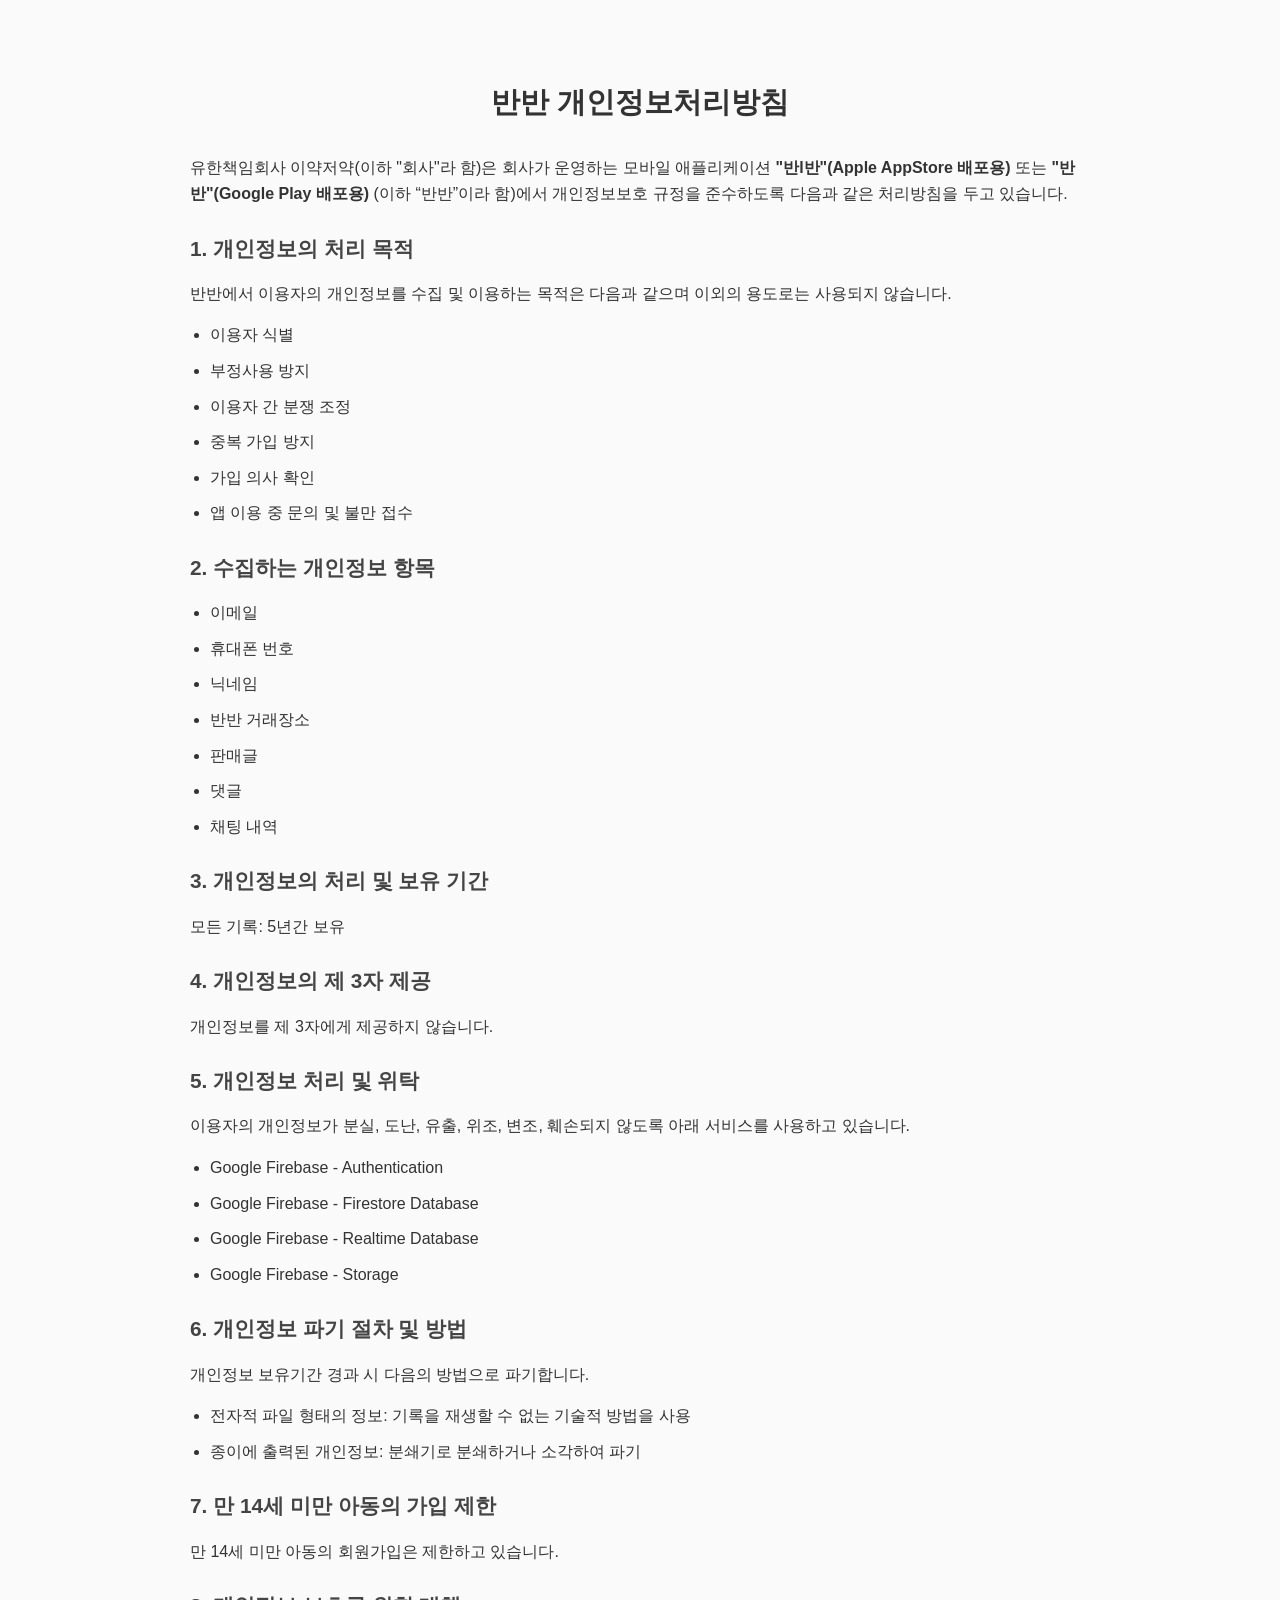
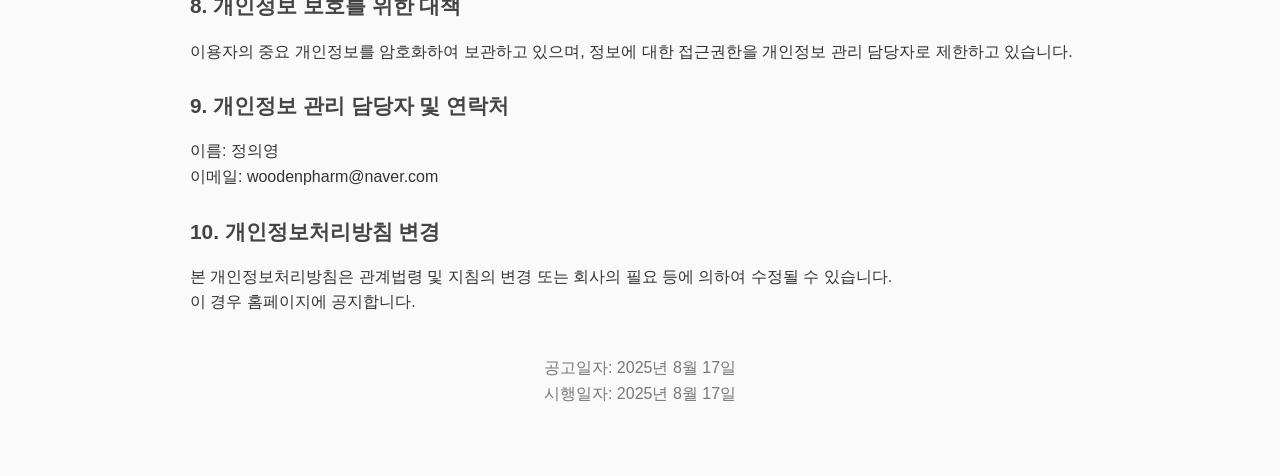
<file: privacy/banban.html>
<!DOCTYPE html>
<html lang="ko">
<head>
  <meta charset="UTF-8">
  <meta name="viewport" content="width=device-width, initial-scale=1.0">
  <title>반반 개인정보처리방침</title>
  <style>
    body {
      font-family: "Noto Sans KR", sans-serif;
      line-height: 1.6;
      margin: 40px auto;
      max-width: 900px;
      padding: 20px;
      background: #fafafa;
      color: #333;
    }
    h1 {
      text-align: center;
      font-size: 1.8rem;
      margin-bottom: 30px;
    }
    h2 {
      font-size: 1.3rem;
      margin-top: 25px;
      margin-bottom: 10px;
      color: #444;
    }
    p, li {
      font-size: 1rem;
      margin-bottom: 10px;
    }
    ul {
      padding-left: 20px;
    }
    .footer {
      margin-top: 40px;
      font-size: 0.9rem;
      color: #777;
      text-align: center;
    }
    .highlight {
      font-weight: bold;
    }
  </style>
</head>
<body>
  <h1>반반 개인정보처리방침</h1>

  <p>유한책임회사 이약저약(이하 "회사"라 함)은 회사가 운영하는 모바일 애플리케이션 
  <span class="highlight">"반l반"(Apple AppStore 배포용)</span> 또는 
  <span class="highlight">"반반"(Google Play 배포용)</span> (이하 “반반”이라 함)에서 
  개인정보보호 규정을 준수하도록 다음과 같은 처리방침을 두고 있습니다.</p>

  <h2>1. 개인정보의 처리 목적</h2>
  <p>반반에서 이용자의 개인정보를 수집 및 이용하는 목적은 다음과 같으며 이외의 용도로는 사용되지 않습니다.</p>
  <ul>
    <li>이용자 식별</li>
    <li>부정사용 방지</li>
    <li>이용자 간 분쟁 조정</li>
    <li>중복 가입 방지</li>
    <li>가입 의사 확인</li>
    <li>앱 이용 중 문의 및 불만 접수</li>
  </ul>

  <h2>2. 수집하는 개인정보 항목</h2>
  <ul>
    <li>이메일</li>
    <li>휴대폰 번호</li>
    <li>닉네임</li>
    <li>반반 거래장소</li>
    <li>판매글</li>
    <li>댓글</li>
    <li>채팅 내역</li>
  </ul>

  <h2>3. 개인정보의 처리 및 보유 기간</h2>
  <p>모든 기록: 5년간 보유</p>

  <h2>4. 개인정보의 제 3자 제공</h2>
  <p>개인정보를 제 3자에게 제공하지 않습니다.</p>

  <h2>5. 개인정보 처리 및 위탁</h2>
  <p>이용자의 개인정보가 분실, 도난, 유출, 위조, 변조, 훼손되지 않도록 아래 서비스를 사용하고 있습니다.</p>
  <ul>
    <li>Google Firebase - Authentication</li>
    <li>Google Firebase - Firestore Database</li>
    <li>Google Firebase - Realtime Database</li>
    <li>Google Firebase - Storage</li>
  </ul>

  <h2>6. 개인정보 파기 절차 및 방법</h2>
  <p>개인정보 보유기간 경과 시 다음의 방법으로 파기합니다.</p>
  <ul>
    <li>전자적 파일 형태의 정보: 기록을 재생할 수 없는 기술적 방법을 사용</li>
    <li>종이에 출력된 개인정보: 분쇄기로 분쇄하거나 소각하여 파기</li>
  </ul>

  <h2>7. 만 14세 미만 아동의 가입 제한</h2>
  <p>만 14세 미만 아동의 회원가입은 제한하고 있습니다.</p>

  <h2>8. 개인정보 보호를 위한 대책</h2>
  <p>이용자의 중요 개인정보를 암호화하여 보관하고 있으며, 정보에 대한 접근권한을 개인정보 관리 담당자로 제한하고 있습니다.</p>

  <h2>9. 개인정보 관리 담당자 및 연락처</h2>
  <p>이름: 정의영<br>
     이메일: woodenpharm@naver.com</p>

  <h2>10. 개인정보처리방침 변경</h2>
  <p>본 개인정보처리방침은 관계법령 및 지침의 변경 또는 회사의 필요 등에 의하여 수정될 수 있습니다.<br>
  이 경우 홈페이지에 공지합니다.</p>

  <div class="footer">
    <p>공고일자: 2025년 8월 17일<br>
    시행일자: 2025년 8월 17일</p>
  </div>
</body>
</html>
</file>
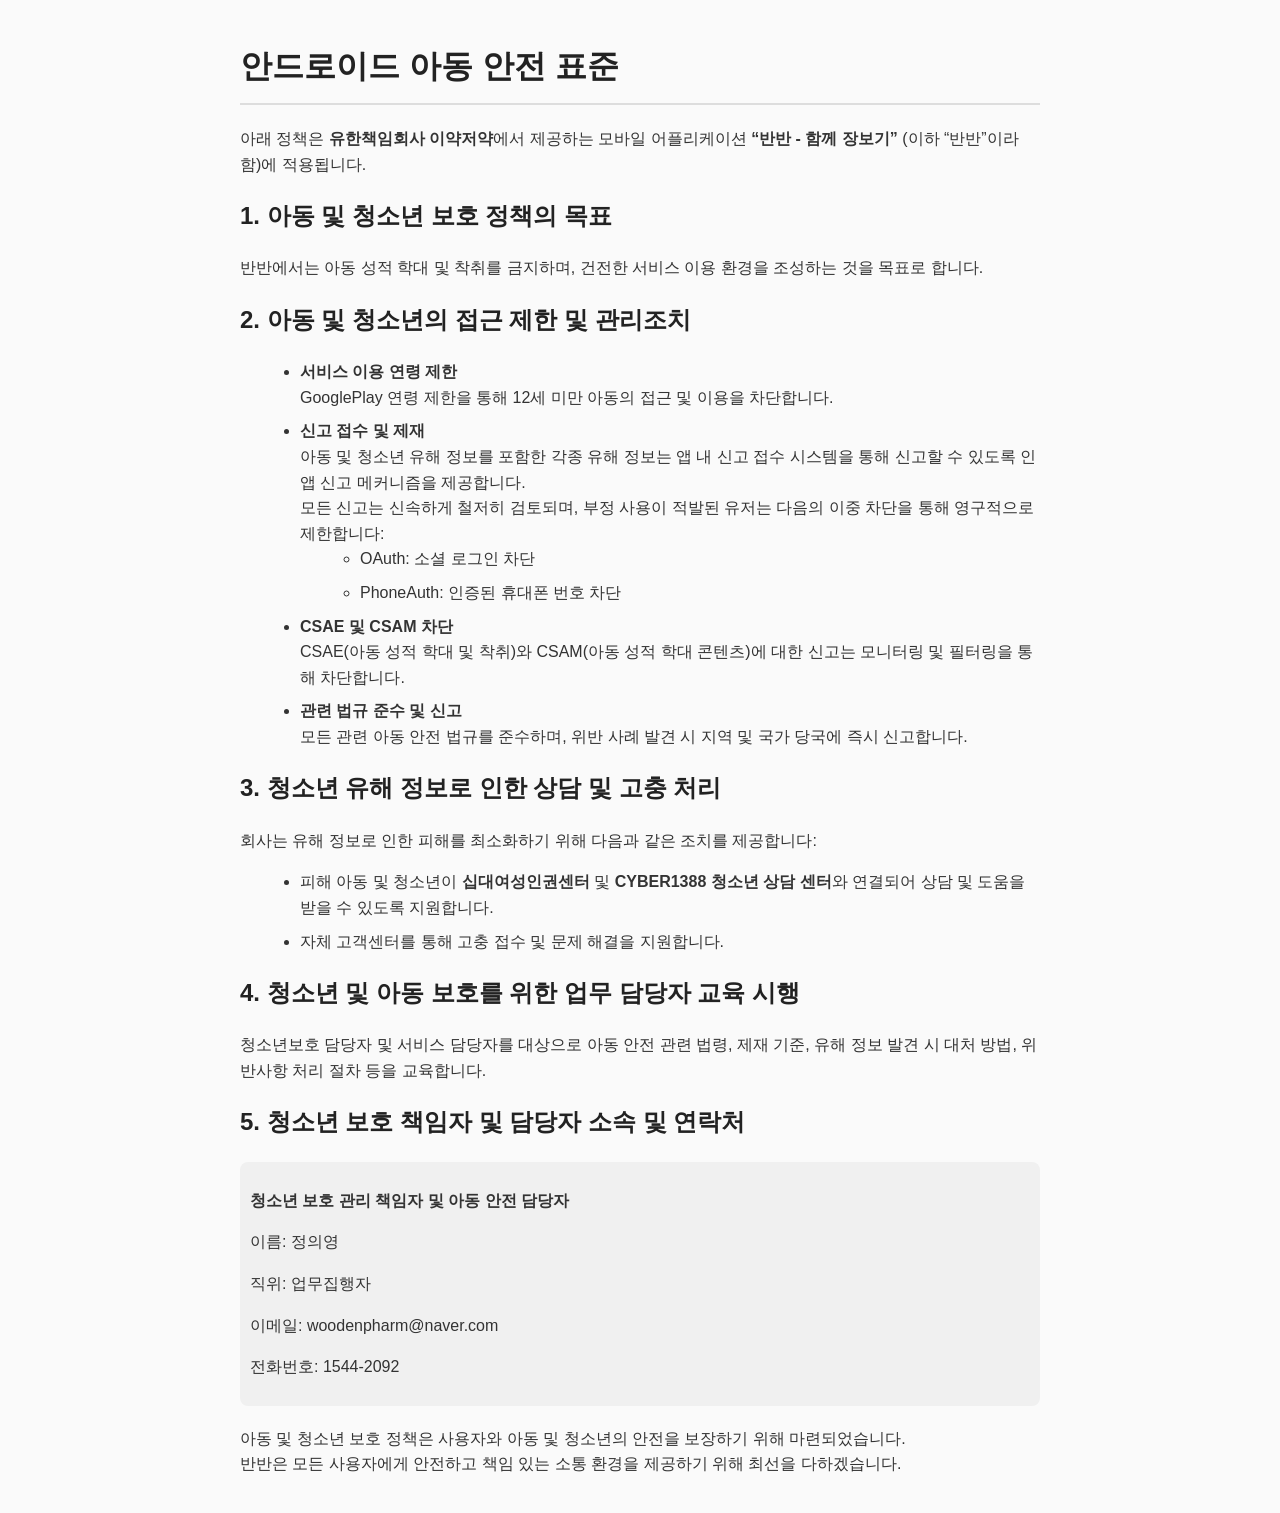
<file: privacy/banbanChild.html>
<!DOCTYPE html>
<html lang="ko">
<head>
  <meta charset="UTF-8">
  <meta name="viewport" content="width=device-width, initial-scale=1.0">
  <title>안드로이드 아동 안전 표준</title>
  <style>
    body {
      font-family: 'Noto Sans KR', sans-serif;
      line-height: 1.6;
      padding: 20px;
      max-width: 800px;
      margin: auto;
      background-color: #fafafa;
      color: #333;
    }
    h1, h2 {
      color: #222;
    }
    h1 {
      border-bottom: 2px solid #ddd;
      padding-bottom: 10px;
    }
    ul {
      margin-left: 20px;
    }
    li {
      margin-bottom: 8px;
    }
    .contact {
      background: #f0f0f0;
      padding: 10px;
      border-radius: 8px;
      margin-top: 15px;
    }
  </style>
</head>
<body>
  <h1>안드로이드 아동 안전 표준</h1>
  <p>
    아래 정책은 <strong>유한책임회사 이약저약</strong>에서 제공하는 모바일 어플리케이션 
    <strong>“반반 - 함께 장보기”</strong> (이하 “반반”이라 함)에 적용됩니다.
  </p>

  <h2>1. 아동 및 청소년 보호 정책의 목표</h2>
  <p>반반에서는 아동 성적 학대 및 착취를 금지하며, 건전한 서비스 이용 환경을 조성하는 것을 목표로 합니다.</p>

  <h2>2. 아동 및 청소년의 접근 제한 및 관리조치</h2>
  <ul>
    <li><strong>서비스 이용 연령 제한</strong><br>
      GooglePlay 연령 제한을 통해 12세 미만 아동의 접근 및 이용을 차단합니다.
    </li>
    <li><strong>신고 접수 및 제재</strong><br>
      아동 및 청소년 유해 정보를 포함한 각종 유해 정보는 앱 내 신고 접수 시스템을 통해 신고할 수 있도록 
      인앱 신고 메커니즘을 제공합니다.<br>
      모든 신고는 신속하게 철저히 검토되며, 부정 사용이 적발된 유저는 다음의 이중 차단을 통해 영구적으로 제한합니다:
      <ul>
        <li>OAuth: 소셜 로그인 차단</li>
        <li>PhoneAuth: 인증된 휴대폰 번호 차단</li>
      </ul>
    </li>
    <li><strong>CSAE 및 CSAM 차단</strong><br>
      CSAE(아동 성적 학대 및 착취)와 CSAM(아동 성적 학대 콘텐츠)에 대한 신고는 모니터링 및 필터링을 통해 차단합니다.
    </li>
    <li><strong>관련 법규 준수 및 신고</strong><br>
      모든 관련 아동 안전 법규를 준수하며, 위반 사례 발견 시 지역 및 국가 당국에 즉시 신고합니다.
    </li>
  </ul>

  <h2>3. 청소년 유해 정보로 인한 상담 및 고충 처리</h2>
  <p>
    회사는 유해 정보로 인한 피해를 최소화하기 위해 다음과 같은 조치를 제공합니다:
  </p>
  <ul>
    <li>피해 아동 및 청소년이 <strong>십대여성인권센터</strong> 및 
      <strong>CYBER1388 청소년 상담 센터</strong>와 연결되어 상담 및 도움을 받을 수 있도록 지원합니다.</li>
    <li>자체 고객센터를 통해 고충 접수 및 문제 해결을 지원합니다.</li>
  </ul>

  <h2>4. 청소년 및 아동 보호를 위한 업무 담당자 교육 시행</h2>
  <p>
    청소년보호 담당자 및 서비스 담당자를 대상으로 아동 안전 관련 법령, 제재 기준, 
    유해 정보 발견 시 대처 방법, 위반사항 처리 절차 등을 교육합니다.
  </p>

  <h2>5. 청소년 보호 책임자 및 담당자 소속 및 연락처</h2>
  <div class="contact">
    <p><strong>청소년 보호 관리 책임자 및 아동 안전 담당자</strong></p>
    <p>이름: 정의영</p>
    <p>직위: 업무집행자</p>
    <p>이메일: woodenpharm@naver.com</p>
    <p>전화번호: 1544-2092</p>
  </div>

  <p style="margin-top:20px;">
    아동 및 청소년 보호 정책은 사용자와 아동 및 청소년의 안전을 보장하기 위해 마련되었습니다.<br>
    반반은 모든 사용자에게 안전하고 책임 있는 소통 환경을 제공하기 위해 최선을 다하겠습니다.
  </p>
</body>
</html>
</file>
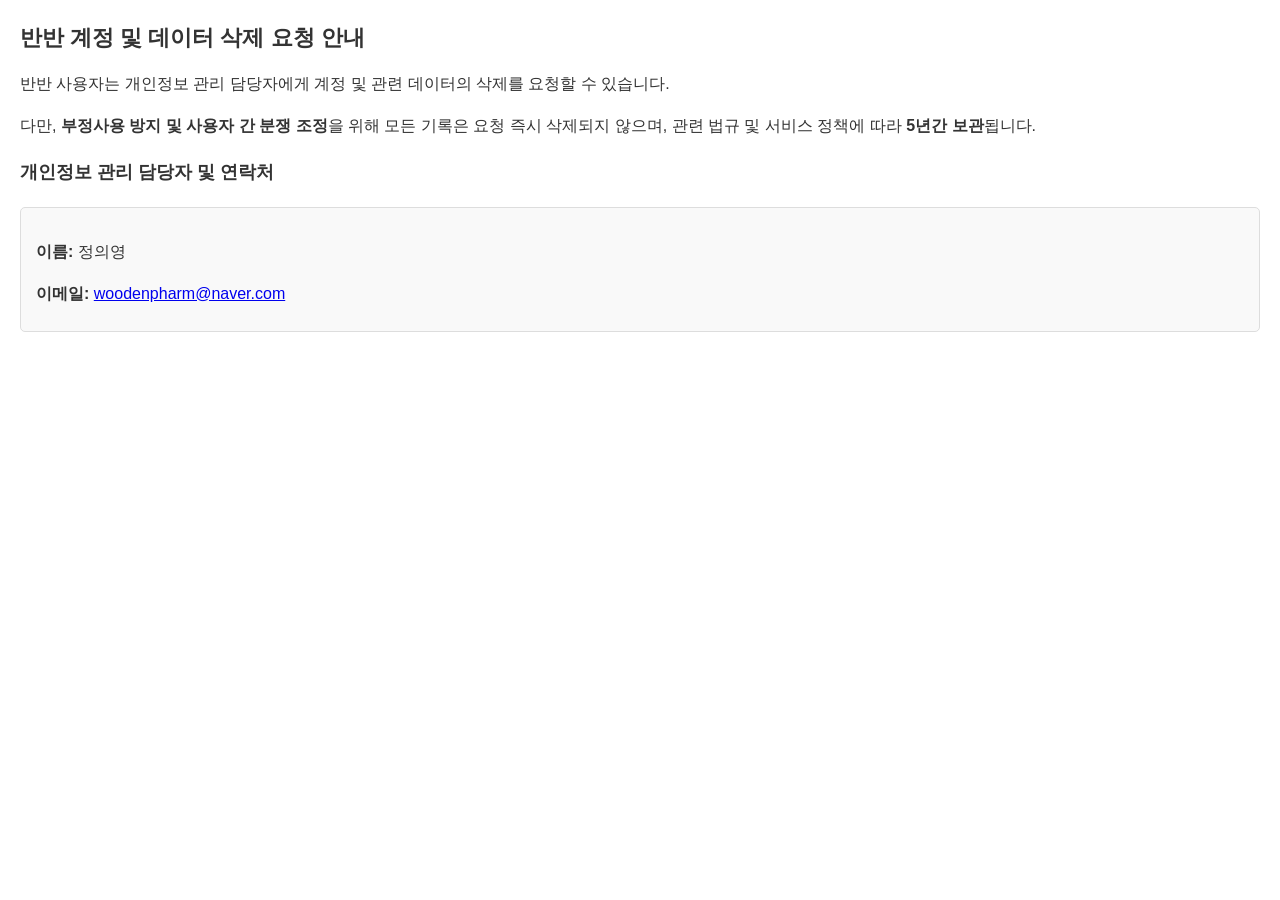
<file: privacy/banbanDelete.html>
<!DOCTYPE html>
<html lang="ko">
<head>
  <meta charset="UTF-8">
  <title>반반 계정 및 데이터 삭제 요청 안내</title>
  <style>
    body {
      font-family: Arial, sans-serif;
      line-height: 1.6;
      margin: 20px;
      color: #333;
    }
    h1 {
      font-size: 22px;
      margin-bottom: 15px;
    }
    h2 {
      font-size: 18px;
      margin-top: 20px;
      margin-bottom: 10px;
    }
    p {
      margin-bottom: 10px;
    }
    ul {
      margin: 10px 0;
      padding-left: 20px;
    }
    .contact {
      margin-top: 20px;
      padding: 15px;
      border: 1px solid #ddd;
      background: #f9f9f9;
      border-radius: 5px;
    }
  </style>
</head>
<body>
  <h1>반반 계정 및 데이터 삭제 요청 안내</h1>

  <p>
    반반 사용자는 개인정보 관리 담당자에게 계정 및 관련 데이터의 삭제를 요청할 수 있습니다.
  </p>
  <p>
    다만, <strong>부정사용 방지 및 사용자 간 분쟁 조정</strong>을 위해 모든 기록은 요청 즉시 삭제되지 않으며, 
    관련 법규 및 서비스 정책에 따라 <strong>5년간 보관</strong>됩니다.
  </p>

  <h2>개인정보 관리 담당자 및 연락처</h2>
  <div class="contact">
    <p><strong>이름:</strong> 정의영</p>
    <p><strong>이메일:</strong> <a href="mailto:woodenpharm@naver.com">woodenpharm@naver.com</a></p>
  </div>

</body>
</html>
</file>
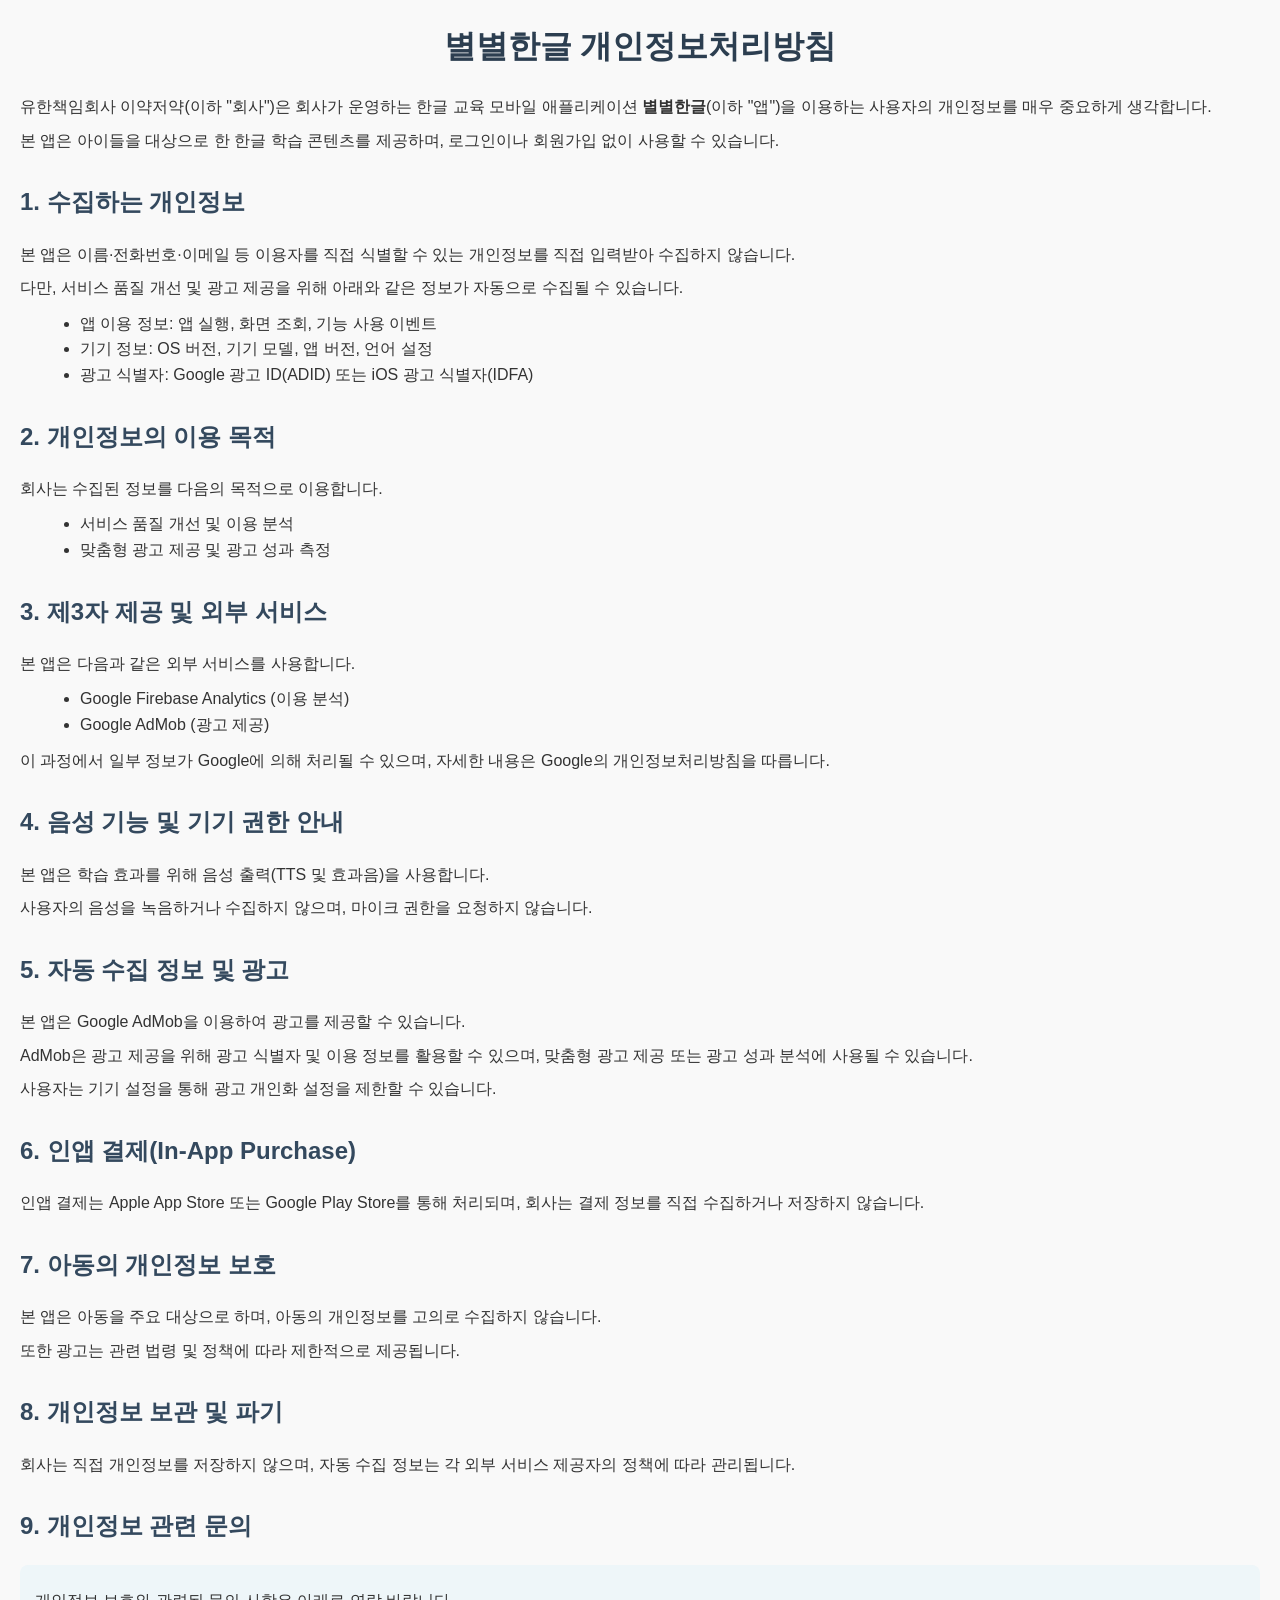
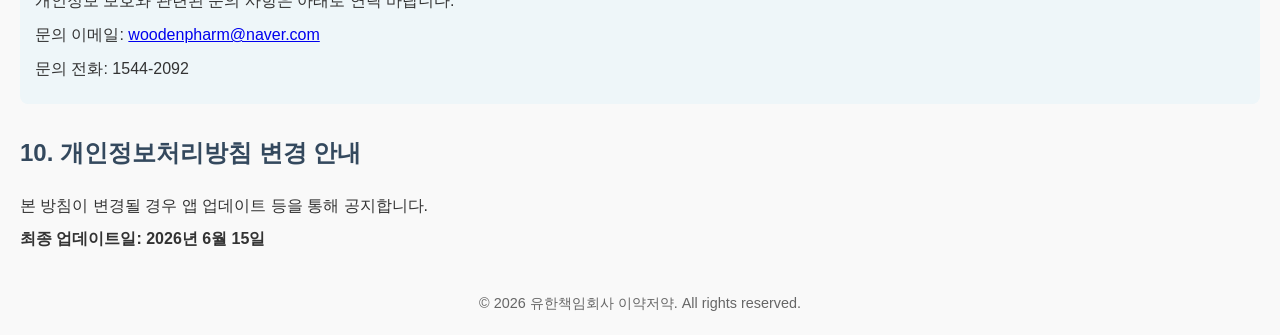
<file: privacy/byulbyul.html>
<!DOCTYPE html>
<html lang="ko">
<head>
  <meta charset="UTF-8">
  <meta name="viewport" content="width=device-width, initial-scale=1.0">
  <title>별별한글 개인정보처리방침</title>
  <style>
    body {
      font-family: "Noto Sans KR", Arial, sans-serif;
      margin: 20px;
      line-height: 1.6;
      color: #333;
      background: #f9f9f9;
    }
    h1 {
      color: #2c3e50;
      text-align: center;
    }
    h2 {
      margin-top: 30px;
      color: #34495e;
    }
    p {
      margin: 8px 0;
    }
    ul {
      margin: 10px 0 10px 20px;
    }
    .contact {
      background: #eef6f9;
      padding: 15px;
      border-radius: 8px;
      margin-top: 20px;
    }
    footer {
      text-align: center;
      margin-top: 40px;
      font-size: 0.9em;
      color: #666;
    }
  </style>
</head>
<body>
  <h1>별별한글 개인정보처리방침</h1>

  <p>
    유한책임회사 이약저약(이하 "회사")은 회사가 운영하는 한글 교육 모바일 애플리케이션
    <strong>별별한글</strong>(이하 "앱")을 이용하는 사용자의 개인정보를 매우 중요하게 생각합니다.
  </p>

  <p>
    본 앱은 아이들을 대상으로 한 한글 학습 콘텐츠를 제공하며,
    로그인이나 회원가입 없이 사용할 수 있습니다.
  </p>

  <h2>1. 수집하는 개인정보</h2>
  <p>
    본 앱은 이름·전화번호·이메일 등 이용자를 직접 식별할 수 있는 개인정보를 직접 입력받아 수집하지 않습니다.
  </p>
  <p>
    다만, 서비스 품질 개선 및 광고 제공을 위해 아래와 같은 정보가 자동으로 수집될 수 있습니다.
  </p>
  <ul>
    <li>앱 이용 정보: 앱 실행, 화면 조회, 기능 사용 이벤트</li>
    <li>기기 정보: OS 버전, 기기 모델, 앱 버전, 언어 설정</li>
    <li>광고 식별자: Google 광고 ID(ADID) 또는 iOS 광고 식별자(IDFA)</li>
  </ul>

  <h2>2. 개인정보의 이용 목적</h2>
  <p>
    회사는 수집된 정보를 다음의 목적으로 이용합니다.
  </p>
  <ul>
    <li>서비스 품질 개선 및 이용 분석</li>
    <li>맞춤형 광고 제공 및 광고 성과 측정</li>
  </ul>

  <h2>3. 제3자 제공 및 외부 서비스</h2>
  <p>
    본 앱은 다음과 같은 외부 서비스를 사용합니다.
  </p>
  <ul>
    <li>Google Firebase Analytics (이용 분석)</li>
    <li>Google AdMob (광고 제공)</li>
  </ul>
  <p>
    이 과정에서 일부 정보가 Google에 의해 처리될 수 있으며,
    자세한 내용은 Google의 개인정보처리방침을 따릅니다.
  </p>

  <h2>4. 음성 기능 및 기기 권한 안내</h2>
  <p>
    본 앱은 학습 효과를 위해 음성 출력(TTS 및 효과음)을 사용합니다.
  </p>
  <p>
    사용자의 음성을 녹음하거나 수집하지 않으며,
    마이크 권한을 요청하지 않습니다.
  </p>

  <h2>5. 자동 수집 정보 및 광고</h2>
  <p>
    본 앱은 Google AdMob을 이용하여 광고를 제공할 수 있습니다.
  </p>
  <p>
    AdMob은 광고 제공을 위해 광고 식별자 및 이용 정보를 활용할 수 있으며,
    맞춤형 광고 제공 또는 광고 성과 분석에 사용될 수 있습니다.
  </p>
  <p>
    사용자는 기기 설정을 통해 광고 개인화 설정을 제한할 수 있습니다.
  </p>

  <h2>6. 인앱 결제(In-App Purchase)</h2>
  <p>
    인앱 결제는 Apple App Store 또는 Google Play Store를 통해 처리되며,
    회사는 결제 정보를 직접 수집하거나 저장하지 않습니다.
  </p>

  <h2>7. 아동의 개인정보 보호</h2>
  <p>
    본 앱은 아동을 주요 대상으로 하며,
    아동의 개인정보를 고의로 수집하지 않습니다.
  </p>
  <p>
    또한 광고는 관련 법령 및 정책에 따라 제한적으로 제공됩니다.
  </p>

  <h2>8. 개인정보 보관 및 파기</h2>
  <p>
    회사는 직접 개인정보를 저장하지 않으며,
    자동 수집 정보는 각 외부 서비스 제공자의 정책에 따라 관리됩니다.
  </p>

  <h2>9. 개인정보 관련 문의</h2>
  <div class="contact">
    <p>
      개인정보 보호와 관련된 문의 사항은 아래로 연락 바랍니다.
    </p>
    <p>문의 이메일: <a href="mailto:woodenpharm@naver.com">woodenpharm@naver.com</a></p>
    <p>문의 전화: 1544-2092</p>
  </div>

  <h2>10. 개인정보처리방침 변경 안내</h2>
  <p>
    본 방침이 변경될 경우 앱 업데이트 등을 통해 공지합니다.
  </p>
  <p><strong>최종 업데이트일: 2026년 6월 15일</strong></p>

  <footer>
    © 2026 유한책임회사 이약저약. All rights reserved.
  </footer>
</body>
</html>
</file>
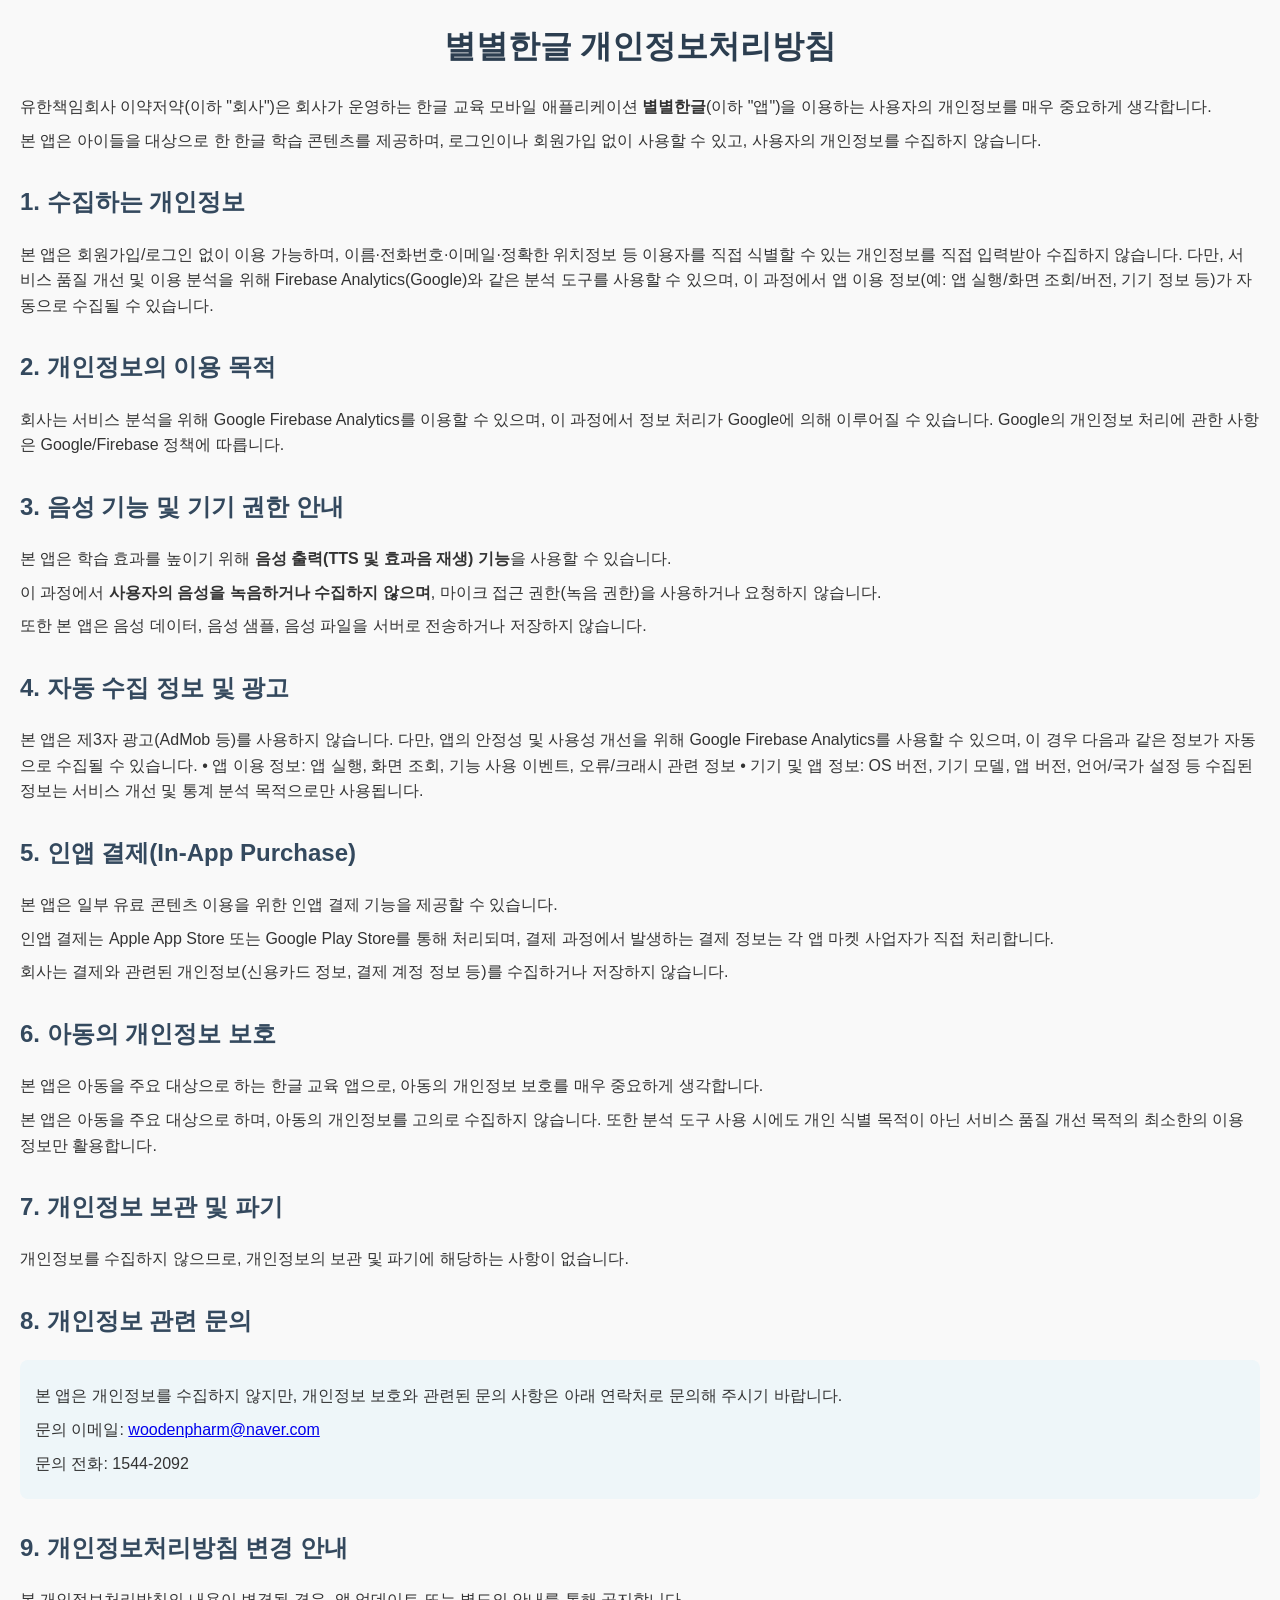
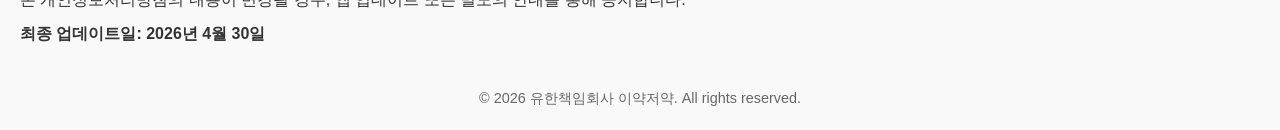
<file: privacy/byulbyulIOS.html>
<!DOCTYPE html>
<html lang="ko">
<head>
  <meta charset="UTF-8">
  <meta name="viewport" content="width=device-width, initial-scale=1.0">
  <title>별별한글 개인정보처리방침</title>
  <style>
    body {
      font-family: "Noto Sans KR", Arial, sans-serif;
      margin: 20px;
      line-height: 1.6;
      color: #333;
      background: #f9f9f9;
    }
    h1 {
      color: #2c3e50;
      text-align: center;
    }
    h2 {
      margin-top: 30px;
      color: #34495e;
    }
    p {
      margin: 8px 0;
    }
    ul {
      margin: 10px 0 10px 20px;
    }
    .contact {
      background: #eef6f9;
      padding: 15px;
      border-radius: 8px;
      margin-top: 20px;
    }
    footer {
      text-align: center;
      margin-top: 40px;
      font-size: 0.9em;
      color: #666;
    }
  </style>
</head>
<body>
  <h1>별별한글 개인정보처리방침</h1>

  <p>
    유한책임회사 이약저약(이하 "회사")은 회사가 운영하는 한글 교육 모바일 애플리케이션
    <strong>별별한글</strong>(이하 "앱")을 이용하는 사용자의 개인정보를 매우 중요하게 생각합니다.
  </p>

  <p>
    본 앱은 아이들을 대상으로 한 한글 학습 콘텐츠를 제공하며,
    로그인이나 회원가입 없이 사용할 수 있고,
    사용자의 개인정보를 수집하지 않습니다.
  </p>

  <h2>1. 수집하는 개인정보</h2>
  <p>
    
    본 앱은 회원가입/로그인 없이 이용 가능하며, 이름·전화번호·이메일·정확한 위치정보 등 이용자를 직접 식별할 수 있는 개인정보를 직접 입력받아 수집하지 않습니다.
다만, 서비스 품질 개선 및 이용 분석을 위해 Firebase Analytics(Google)와 같은 분석 도구를 사용할 수 있으며, 이 과정에서 앱 이용 정보(예: 앱 실행/화면 조회/버전, 기기 정보 등)가 자동으로 수집될 수 있습니다.
  </p>

  <h2>2. 개인정보의 이용 목적</h2>
  <p>
    회사는 서비스 분석을 위해 Google Firebase Analytics를 이용할 수 있으며, 이 과정에서 정보 처리가 Google에 의해 이루어질 수 있습니다.
Google의 개인정보 처리에 관한 사항은 Google/Firebase 정책에 따릅니다.
  </p>

  <h2>3. 음성 기능 및 기기 권한 안내</h2>
  <p>
    본 앱은 학습 효과를 높이기 위해
    <strong>음성 출력(TTS 및 효과음 재생) 기능</strong>을 사용할 수 있습니다.
  </p>
  <p>
    이 과정에서 <strong>사용자의 음성을 녹음하거나 수집하지 않으며</strong>,
    마이크 접근 권한(녹음 권한)을 사용하거나 요청하지 않습니다.
  </p>
  <p>
    또한 본 앱은 음성 데이터, 음성 샘플, 음성 파일을 서버로 전송하거나
    저장하지 않습니다.
  </p>

  <h2>4. 자동 수집 정보 및 광고</h2>
  <p>
    본 앱은 제3자 광고(AdMob 등)를 사용하지 않습니다.
다만, 앱의 안정성 및 사용성 개선을 위해 Google Firebase Analytics를 사용할 수 있으며, 이 경우 다음과 같은 정보가 자동으로 수집될 수 있습니다.
	•	앱 이용 정보: 앱 실행, 화면 조회, 기능 사용 이벤트, 오류/크래시 관련 정보
	•	기기 및 앱 정보: OS 버전, 기기 모델, 앱 버전, 언어/국가 설정 등
수집된 정보는 서비스 개선 및 통계 분석 목적으로만 사용됩니다.
  </p>

  <h2>5. 인앱 결제(In-App Purchase)</h2>
  <p>
    본 앱은 일부 유료 콘텐츠 이용을 위한 인앱 결제 기능을 제공할 수 있습니다.
  </p>
  <p>
    인앱 결제는 Apple App Store 또는 Google Play Store를 통해 처리되며,
    결제 과정에서 발생하는 결제 정보는 각 앱 마켓 사업자가 직접 처리합니다.
  </p>
  <p>
    회사는 결제와 관련된 개인정보(신용카드 정보, 결제 계정 정보 등)를
    수집하거나 저장하지 않습니다.
  </p>

  <h2>6. 아동의 개인정보 보호</h2>
  <p>
    본 앱은 아동을 주요 대상으로 하는 한글 교육 앱으로,
    아동의 개인정보 보호를 매우 중요하게 생각합니다.
  </p>
  <p>
    본 앱은 아동을 주요 대상으로 하며, 아동의 개인정보를 고의로 수집하지 않습니다.
또한 분석 도구 사용 시에도 개인 식별 목적이 아닌 서비스 품질 개선 목적의 최소한의 이용 정보만 활용합니다.
  </p>

  <h2>7. 개인정보 보관 및 파기</h2>
  <p>
    개인정보를 수집하지 않으므로,
    개인정보의 보관 및 파기에 해당하는 사항이 없습니다.
  </p>

  <h2>8. 개인정보 관련 문의</h2>
  <div class="contact">
    <p>
      본 앱은 개인정보를 수집하지 않지만,
      개인정보 보호와 관련된 문의 사항은 아래 연락처로 문의해 주시기 바랍니다.
    </p>
    <p>문의 이메일: <a href="mailto:woodenpharm@naver.com">woodenpharm@naver.com</a></p>
    <p>문의 전화: 1544-2092</p>
  </div>

  <h2>9. 개인정보처리방침 변경 안내</h2>
  <p>
    본 개인정보처리방침의 내용이 변경될 경우,
    앱 업데이트 또는 별도의 안내를 통해 공지합니다.
  </p>
  <p><strong>최종 업데이트일: 2026년 4월 30일</strong></p>

  <footer>
    © 2026 유한책임회사 이약저약. All rights reserved.
  </footer>
</body>
</html>
</file>
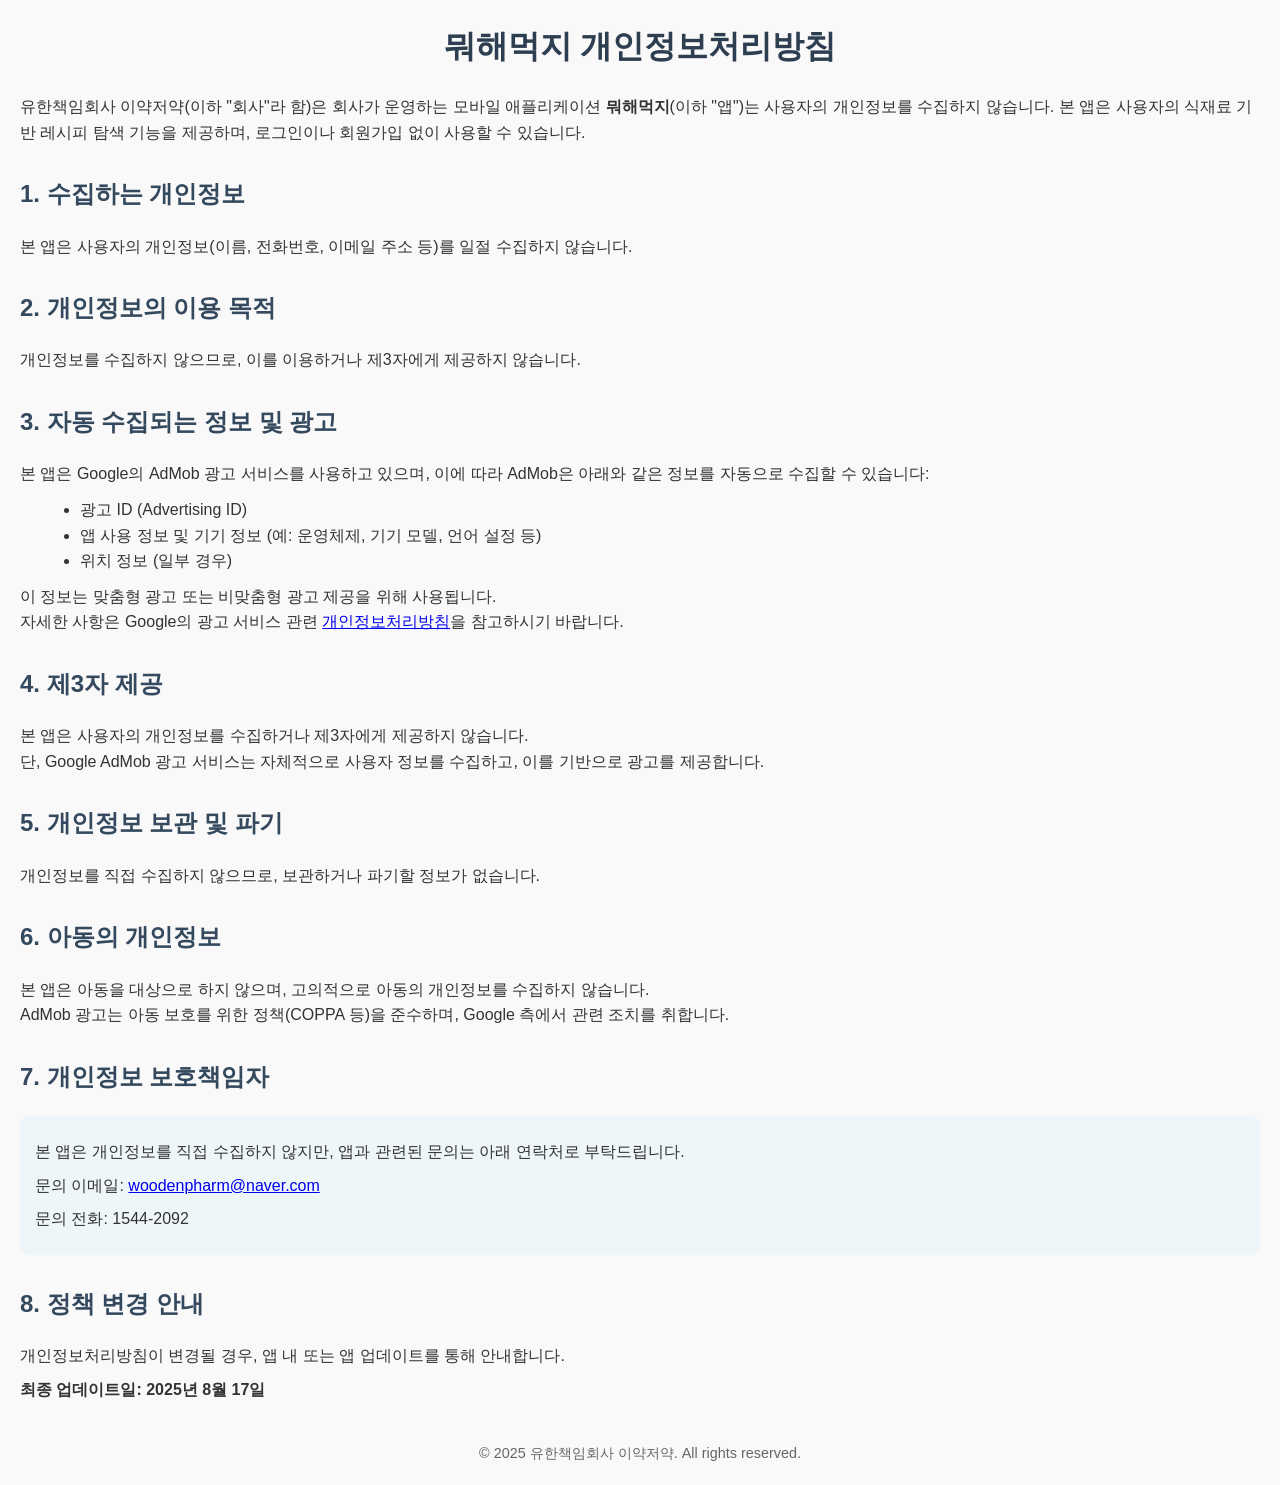
<file: privacy/mohaemukji.html>
<!DOCTYPE html>
<html lang="ko">
<head>
  <meta charset="UTF-8">
  <meta name="viewport" content="width=device-width, initial-scale=1.0">
  <title>뭐해먹지 개인정보처리방침</title>
  <style>
    body {
      font-family: "Noto Sans KR", Arial, sans-serif;
      margin: 20px;
      line-height: 1.6;
      color: #333;
      background: #f9f9f9;
    }
    h1 {
      color: #2c3e50;
      text-align: center;
    }
    h2 {
      margin-top: 30px;
      color: #34495e;
    }
    p {
      margin: 8px 0;
    }
    ul {
      margin: 10px 0 10px 20px;
    }
    .contact {
      background: #eef6f9;
      padding: 15px;
      border-radius: 8px;
      margin-top: 20px;
    }
    footer {
      text-align: center;
      margin-top: 40px;
      font-size: 0.9em;
      color: #666;
    }
  </style>
</head>
<body>
  <h1>뭐해먹지 개인정보처리방침</h1>

  <p>
    유한책임회사 이약저약(이하 "회사"라 함)은 회사가 운영하는 모바일 애플리케이션 <strong>뭐해먹지</strong>(이하 "앱")는 사용자의 개인정보를 수집하지 않습니다.
    본 앱은 사용자의 식재료 기반 레시피 탐색 기능을 제공하며, 로그인이나 회원가입 없이 사용할 수 있습니다.
  </p>

  <h2>1. 수집하는 개인정보</h2>
  <p>본 앱은 사용자의 개인정보(이름, 전화번호, 이메일 주소 등)를 일절 수집하지 않습니다.</p>

  <h2>2. 개인정보의 이용 목적</h2>
  <p>개인정보를 수집하지 않으므로, 이를 이용하거나 제3자에게 제공하지 않습니다.</p>

  <h2>3. 자동 수집되는 정보 및 광고</h2>
  <p>본 앱은 Google의 AdMob 광고 서비스를 사용하고 있으며, 이에 따라 AdMob은 아래와 같은 정보를 자동으로 수집할 수 있습니다:</p>
  <ul>
    <li>광고 ID (Advertising ID)</li>
    <li>앱 사용 정보 및 기기 정보 (예: 운영체제, 기기 모델, 언어 설정 등)</li>
    <li>위치 정보 (일부 경우)</li>
  </ul>
  <p>이 정보는 맞춤형 광고 또는 비맞춤형 광고 제공을 위해 사용됩니다.<br>
  자세한 사항은 Google의 광고 서비스 관련 <a href="https://policies.google.com/technologies/ads?hl=ko" target="_blank">개인정보처리방침</a>을 참고하시기 바랍니다.</p>

  <h2>4. 제3자 제공</h2>
  <p>본 앱은 사용자의 개인정보를 수집하거나 제3자에게 제공하지 않습니다.<br>
  단, Google AdMob 광고 서비스는 자체적으로 사용자 정보를 수집하고, 이를 기반으로 광고를 제공합니다.</p>

  <h2>5. 개인정보 보관 및 파기</h2>
  <p>개인정보를 직접 수집하지 않으므로, 보관하거나 파기할 정보가 없습니다.</p>

  <h2>6. 아동의 개인정보</h2>
  <p>본 앱은 아동을 대상으로 하지 않으며, 고의적으로 아동의 개인정보를 수집하지 않습니다.<br>
  AdMob 광고는 아동 보호를 위한 정책(COPPA 등)을 준수하며, Google 측에서 관련 조치를 취합니다.</p>

  <h2>7. 개인정보 보호책임자</h2>
  <div class="contact">
    <p>본 앱은 개인정보를 직접 수집하지 않지만, 앱과 관련된 문의는 아래 연락처로 부탁드립니다.</p>
    <p>문의 이메일: <a href="mailto:woodenpharm@naver.com">woodenpharm@naver.com</a></p>
    <p>문의 전화: 1544-2092</p>
  </div>

  <h2>8. 정책 변경 안내</h2>
  <p>개인정보처리방침이 변경될 경우, 앱 내 또는 앱 업데이트를 통해 안내합니다.</p>
  <p><strong>최종 업데이트일: 2025년 8월 17일</strong></p>

  <footer>
    © 2025 유한책임회사 이약저약. All rights reserved.
  </footer>
</body>
</html>
</file>
